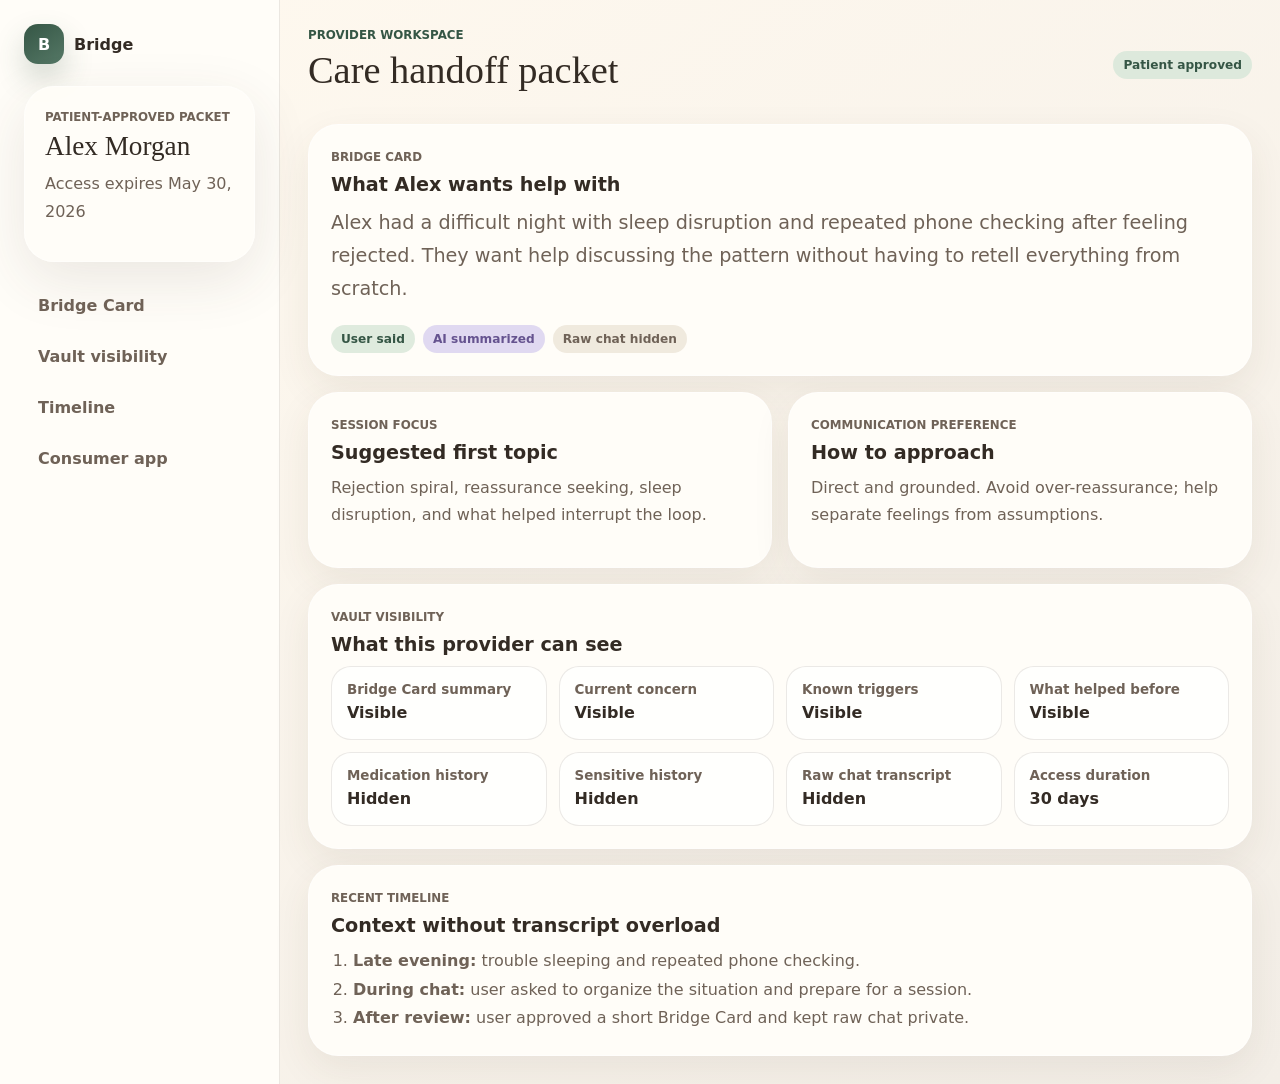
<file: provider.html>
<!doctype html>
<html lang="en">
  <head>
    <meta charset="UTF-8" />
    <meta name="viewport" content="width=device-width, initial-scale=1.0" />
    <title>Bridge Provider</title>
    <link rel="stylesheet" href="styles.css" />
  </head>
  <body class="provider-app">
    <div class="provider-shell">
      <aside class="provider-sidebar">
        <a class="brand" href="index.html" aria-label="Bridge consumer app">
          <span class="brand-mark">B</span>
          <span>Bridge</span>
        </a>
        <div class="patient-card">
          <p class="eyebrow">Patient-approved packet</p>
          <h1>Alex Morgan</h1>
          <p>Access expires May 30, 2026</p>
        </div>
        <nav class="provider-nav" aria-label="Provider sections">
          <a href="#bridge-card">Bridge Card</a>
          <a href="#vault">Vault visibility</a>
          <a href="#timeline">Timeline</a>
          <a href="index.html">Consumer app</a>
        </nav>
      </aside>

      <main class="provider-main">
        <header class="provider-header">
          <div>
            <p class="eyebrow">Provider workspace</p>
            <h2>Care handoff packet</h2>
          </div>
          <span class="status-pill green">Patient approved</span>
        </header>

        <section class="provider-grid">
          <article class="provider-surface wide" id="bridge-card">
            <p class="eyebrow">Bridge Card</p>
            <h3>What Alex wants help with</h3>
            <p class="big-summary">Alex had a difficult night with sleep disruption and repeated phone checking after feeling rejected. They want help discussing the pattern without having to retell everything from scratch.</p>
            <div class="source-strip">
              <span class="source-label user">User said</span>
              <span class="source-label ai">AI summarized</span>
              <span class="source-label private">Raw chat hidden</span>
            </div>
          </article>

          <article class="provider-surface">
            <p class="eyebrow">Session focus</p>
            <h3>Suggested first topic</h3>
            <p>Rejection spiral, reassurance seeking, sleep disruption, and what helped interrupt the loop.</p>
          </article>

          <article class="provider-surface">
            <p class="eyebrow">Communication preference</p>
            <h3>How to approach</h3>
            <p>Direct and grounded. Avoid over-reassurance; help separate feelings from assumptions.</p>
          </article>

          <article class="provider-surface wide" id="vault">
            <p class="eyebrow">Vault visibility</p>
            <h3>What this provider can see</h3>
            <div class="visibility-matrix">
              <div><span>Bridge Card summary</span><strong>Visible</strong></div>
              <div><span>Current concern</span><strong>Visible</strong></div>
              <div><span>Known triggers</span><strong>Visible</strong></div>
              <div><span>What helped before</span><strong>Visible</strong></div>
              <div><span>Medication history</span><strong>Hidden</strong></div>
              <div><span>Sensitive history</span><strong>Hidden</strong></div>
              <div><span>Raw chat transcript</span><strong>Hidden</strong></div>
              <div><span>Access duration</span><strong>30 days</strong></div>
            </div>
          </article>

          <article class="provider-surface wide" id="timeline">
            <p class="eyebrow">Recent timeline</p>
            <h3>Context without transcript overload</h3>
            <ol class="timeline-list">
              <li><strong>Late evening:</strong> trouble sleeping and repeated phone checking.</li>
              <li><strong>During chat:</strong> user asked to organize the situation and prepare for a session.</li>
              <li><strong>After review:</strong> user approved a short Bridge Card and kept raw chat private.</li>
            </ol>
          </article>
        </section>
      </main>
    </div>
  </body>
</html>
</file>
<file: styles.css>
:root {
  color-scheme: light;
  --ink: #332b24;
  --muted: #6f6257;
  --sage: #557866;
  --sage-deep: #355645;
  --sage-soft: #dce9dc;
  --lavender: #d9d2ef;
  --lavender-deep: #65538f;
  --cream: #fff9ef;
  --warm-white: #fffdf8;
  --oat: #eee5d7;
  --peach: #f2c8a7;
  --rose: #ead4cb;
  --surface: rgba(255, 253, 248, 0.9);
  --surface-solid: #fffdf8;
  --line: rgba(111, 98, 87, 0.14);
  --private: #6f6257;
  --shadow: 0 28px 80px rgba(73, 58, 42, 0.13);
}

* {
  box-sizing: border-box;
}

html {
  min-height: 100%;
}

body {
  min-height: 100vh;
  margin: 0;
  color: var(--ink);
  font-family:
    Avenir, "Avenir Next", "Nunito Sans", Inter, ui-sans-serif, system-ui,
    -apple-system, BlinkMacSystemFont, "Segoe UI", sans-serif;
  font-weight: 400;
}

button,
textarea,
input {
  font: inherit;
}

button,
a {
  -webkit-tap-highlight-color: transparent;
}

button {
  cursor: pointer;
}

a {
  color: inherit;
  text-decoration: none;
}

.sr-only {
  position: absolute;
  width: 1px;
  height: 1px;
  padding: 0;
  margin: -1px;
  overflow: hidden;
  clip: rect(0, 0, 0, 0);
  white-space: nowrap;
  border: 0;
}

.consumer-app {
  background:
    linear-gradient(180deg, rgba(85, 120, 102, 0.12), rgba(255, 249, 239, 0.96)),
    url("assets/calm-landscape.png") center / cover fixed;
}

.ambient-bg {
  position: fixed;
  inset: 0;
  background:
    linear-gradient(110deg, rgba(53, 86, 69, 0.72), rgba(217, 210, 239, 0.34) 46%, rgba(255, 249, 239, 0.88)),
    radial-gradient(circle at 72% 12%, rgba(242, 200, 167, 0.42), transparent 30%);
  pointer-events: none;
}

.app-frame {
  position: relative;
  z-index: 1;
  width: min(1440px, calc(100% - 32px));
  min-height: calc(100vh - 32px);
  margin: 16px auto;
  border: 1px solid rgba(255, 255, 255, 0.44);
  border-radius: 34px;
  background: rgba(255, 249, 239, 0.7);
  backdrop-filter: blur(24px);
  box-shadow: var(--shadow);
  animation: softAppear 680ms ease both;
}

.consumer-header,
.provider-header {
  display: flex;
  align-items: center;
  justify-content: space-between;
  gap: 18px;
}

.consumer-header {
  padding: 18px;
}

.brand {
  display: inline-flex;
  align-items: center;
  gap: 10px;
  font-weight: 850;
}

.brand-mark {
  width: 40px;
  height: 40px;
  display: grid;
  place-items: center;
  border-radius: 14px;
  color: white;
  background: linear-gradient(145deg, var(--sage-deep), var(--sage));
  box-shadow: 0 14px 30px rgba(53, 86, 69, 0.22);
}

.top-nav,
.provider-nav {
  display: flex;
  align-items: center;
  gap: 8px;
}

.nav-link,
.primary-action,
.secondary-action {
  min-height: 42px;
  border-radius: 999px;
  padding: 10px 16px;
  border: 1px solid var(--line);
  background: rgba(255, 255, 255, 0.68);
  color: var(--ink);
  font-weight: 800;
  transition:
    transform 260ms ease,
    box-shadow 260ms ease,
    background 260ms ease;
}

.nav-link.active,
.primary-action {
  color: white;
  background: linear-gradient(145deg, var(--sage-deep), var(--sage));
  border-color: transparent;
}

.nav-link:hover,
.primary-action:hover,
.secondary-action:hover,
.prompt-grid button:hover {
  transform: translateY(-1px) scale(1.01);
  box-shadow: 0 12px 28px rgba(73, 58, 42, 0.12);
}

.provider-link {
  background: rgba(255, 249, 239, 0.88);
}

.link-action {
  display: inline-flex;
  align-items: center;
  justify-content: center;
  width: 100%;
}

.consumer-shell {
  padding: 0 18px 18px;
}

.view {
  display: none;
}

.view.active {
  display: block;
}

.split-grid {
  display: grid;
  grid-template-columns: minmax(0, 1.24fr) minmax(340px, 0.76fr);
  gap: 18px;
  align-items: stretch;
}

.surface,
.profile-preview,
.provider-surface,
.patient-card {
  border: 1px solid rgba(255, 255, 255, 0.46);
  border-radius: 30px;
  background: var(--surface);
  box-shadow: 0 18px 58px rgba(73, 58, 42, 0.11);
}

.chat-home {
  min-height: calc(100vh - 120px);
  display: flex;
  flex-direction: column;
  width: min(920px, 100%);
  margin: 0 auto;
  padding: clamp(12px, 3vh, 34px) 0 12px;
}

.chat-intro {
  width: min(760px, 100%);
  margin: 0 auto 16px;
  text-align: center;
  animation: softAppear 620ms ease both;
}

.eyebrow,
.panel-label {
  margin: 0 0 6px;
  color: var(--sage-deep);
  font-size: 0.74rem;
  font-weight: 900;
  letter-spacing: 0;
  text-transform: uppercase;
}

h1,
h2,
h3,
p {
  margin-top: 0;
}

h1 {
  margin-bottom: 10px;
  font-size: clamp(2rem, 4vw, 4.2rem);
  line-height: 0.98;
  letter-spacing: 0;
  font-family: Georgia, "New York", "Iowan Old Style", ui-serif, serif;
  font-weight: 500;
}

h2 {
  margin-bottom: 10px;
  font-size: clamp(1.45rem, 2.4vw, 2rem);
  letter-spacing: 0;
  font-family: Georgia, "New York", "Iowan Old Style", ui-serif, serif;
  font-weight: 500;
}

h3 {
  margin-bottom: 10px;
  font-size: 1.2rem;
  letter-spacing: 0;
  font-weight: 650;
}

.chat-intro p,
.subcopy,
.profile-preview p,
.provider-surface p,
.patient-card p {
  color: var(--muted);
  line-height: 1.72;
}

.messages {
  display: flex;
  flex-direction: column;
  gap: 14px;
  padding: 0 4px;
  overflow: auto;
}

.chat-thread {
  min-height: 210px;
  max-height: min(52vh, 560px);
  width: 100%;
  margin: 0 auto;
  padding-bottom: 12px;
  scrollbar-width: thin;
}

.message {
  max-width: min(720px, 86%);
  padding: 15px 17px;
  border-radius: 22px;
  line-height: 1.68;
  animation: softAppear 360ms ease both;
}

.message p {
  margin-bottom: 0;
}

.message.assistant {
  align-self: flex-start;
  background: rgba(255, 253, 248, 0.86);
  border-bottom-left-radius: 7px;
  box-shadow: 0 12px 30px rgba(73, 58, 42, 0.08);
}

.message.thinking {
  display: inline-flex;
  gap: 6px;
  align-items: center;
  min-width: 74px;
}

.message.thinking span {
  width: 7px;
  height: 7px;
  border-radius: 50%;
  background: var(--muted);
  opacity: 0.42;
  animation: thinkingDot 1.1s ease-in-out infinite;
}

.message.thinking span:nth-child(2) {
  animation-delay: 140ms;
}

.message.thinking span:nth-child(3) {
  animation-delay: 280ms;
}

.gear-shift-card {
  align-self: center;
  width: min(680px, 100%);
  padding: 18px;
  border-radius: 28px;
  background: rgba(255, 253, 248, 0.9);
  box-shadow: 0 18px 48px rgba(73, 58, 42, 0.12);
  animation: softAppear 420ms ease both;
}

.gear-shift-card p {
  margin-bottom: 14px;
  color: var(--ink);
  line-height: 1.62;
  text-align: center;
}

.gear-shift-actions {
  display: flex;
  flex-wrap: wrap;
  justify-content: center;
  gap: 10px;
}

.gear-shift-actions button {
  min-height: 40px;
  padding: 9px 13px;
  border: 1px solid var(--line);
  border-radius: 999px;
  background: rgba(255, 255, 255, 0.78);
  color: var(--ink);
  font-weight: 800;
  transition:
    transform 260ms ease,
    box-shadow 260ms ease,
    background 260ms ease;
}

.gear-shift-actions button:hover {
  transform: translateY(-1px) scale(1.01);
  background: var(--sage-soft);
  box-shadow: 0 12px 28px rgba(73, 58, 42, 0.12);
}

.message.user {
  align-self: flex-end;
  color: white;
  background: linear-gradient(145deg, var(--sage-deep), var(--sage));
  border-bottom-right-radius: 7px;
}

.prompt-grid {
  display: grid;
  grid-template-columns: repeat(2, minmax(0, 1fr));
  gap: 12px;
  width: min(820px, 100%);
  max-height: 220px;
  margin: 14px auto 0;
  transition:
    opacity 320ms ease,
    transform 320ms ease,
    max-height 320ms ease,
    margin 320ms ease;
  overflow: hidden;
}

.prompt-grid.is-hidden {
  max-height: 0;
  margin-top: 0;
  margin-bottom: 0;
  opacity: 0;
  transform: translateY(8px);
  pointer-events: none;
}

.prompt-grid button {
  min-height: 82px;
  border: 1px solid var(--line);
  border-radius: 26px;
  background: rgba(255, 253, 248, 0.78);
  color: var(--ink);
  padding: 15px;
  text-align: left;
  box-shadow: 0 14px 36px rgba(73, 58, 42, 0.08);
  transition:
    transform 260ms ease,
    box-shadow 260ms ease,
    background 260ms ease;
}

.prompt-grid button:hover {
  transform: translateY(-2px) scale(1.01);
  background: rgba(255, 253, 248, 0.94);
  box-shadow: 0 18px 44px rgba(73, 58, 42, 0.12);
}

.prompt-grid span {
  display: block;
  margin-bottom: 8px;
  color: var(--sage-deep);
  font-weight: 850;
}

.prompt-grid strong {
  display: block;
  color: var(--muted);
  font-size: 0.94rem;
  font-weight: 450;
  line-height: 1.45;
}

.quiet-context {
  display: grid;
  grid-template-columns: minmax(0, 1fr) minmax(0, 1fr) auto;
  align-items: center;
  gap: 12px;
  width: min(760px, 100%);
  margin: 0 auto 14px;
  padding: 12px;
  border-radius: 26px;
  background: rgba(255, 253, 248, 0.72);
  box-shadow: 0 12px 32px rgba(73, 58, 42, 0.08);
  transition:
    opacity 320ms ease,
    transform 320ms ease,
    max-height 320ms ease,
    margin 320ms ease,
    padding 320ms ease;
  overflow: hidden;
}

.quiet-context.is-hidden {
  max-height: 0;
  margin-top: 0;
  margin-bottom: 0;
  padding-top: 0;
  padding-bottom: 0;
  opacity: 0;
  transform: translateY(8px);
  pointer-events: none;
}

.quiet-context span {
  display: block;
  color: var(--muted);
  font-size: 0.76rem;
  font-weight: 850;
}

.quiet-context strong {
  display: block;
  margin-top: 4px;
  font-size: 0.92rem;
  line-height: 1.3;
}

.composer {
  display: grid;
  grid-template-columns: minmax(0, 1fr) auto;
  gap: 10px;
  padding: 16px;
  border-top: 1px solid var(--line);
}

.chatgpt-composer {
  width: min(820px, 100%);
  margin: 0 auto;
  align-items: end;
  border: 1px solid var(--line);
  border-radius: 30px;
  background: rgba(255, 253, 248, 0.9);
  box-shadow: 0 20px 60px rgba(73, 58, 42, 0.14);
  backdrop-filter: blur(18px);
}

textarea {
  width: 100%;
  resize: none;
  border: 1px solid var(--line);
  border-radius: 22px;
  background: rgba(255, 255, 255, 0.8);
  color: var(--ink);
  padding: 13px 15px;
  line-height: 1.45;
}

.chatgpt-composer textarea {
  min-height: 48px;
  max-height: 160px;
  border: 0;
  border-radius: 22px;
  background: transparent;
  padding: 12px 6px 10px 10px;
  line-height: 1.55;
  outline: none;
}

.send-button {
  width: 44px;
  height: 44px;
  display: grid;
  place-items: center;
  border: 0;
  border-radius: 50%;
  color: white;
  background: linear-gradient(145deg, var(--sage-deep), var(--sage));
  font-size: 1.25rem;
  font-weight: 900;
  transition:
    transform 240ms ease,
    box-shadow 240ms ease,
    opacity 240ms ease;
}

.send-button:hover {
  transform: translateY(-1px) scale(1.04);
  box-shadow: 0 12px 28px rgba(53, 86, 69, 0.2);
}

.calm-panel {
  display: grid;
  grid-template-rows: minmax(220px, 0.72fr) auto;
  gap: 18px;
}

.landscape-card {
  min-height: 280px;
  overflow: hidden;
  border-radius: 30px;
  box-shadow: 0 24px 60px rgba(73, 58, 42, 0.14);
}

.landscape-card img {
  width: 100%;
  height: 100%;
  object-fit: cover;
  display: block;
}

.profile-preview,
.surface {
  padding: 24px;
}

.signal-list,
.profile-stack,
.detail-list,
.scope-list,
.visibility-matrix {
  display: grid;
  gap: 12px;
}

.signal-list {
  margin: 22px 0;
}

.signal-list div,
.profile-row,
.detail-list div,
.summary-block,
.access-box,
.visibility-matrix div {
  border: 1px solid var(--line);
  border-radius: 20px;
  background: rgba(255, 255, 255, 0.72);
}

.signal-list div,
.profile-row,
.detail-list div,
.summary-block,
.access-box,
.visibility-matrix div {
  padding: 15px;
}

.signal-list span,
.profile-row span:first-child,
.access-box span,
.visibility-matrix span {
  display: block;
  color: var(--muted);
  font-size: 0.84rem;
  font-weight: 800;
}

.signal-list strong,
.profile-row strong,
.access-box strong,
.visibility-matrix strong {
  display: block;
  margin-top: 5px;
  line-height: 1.35;
}

.profile-row {
  display: flex;
  justify-content: space-between;
  gap: 14px;
  align-items: center;
}

.muted-row {
  background: rgba(237, 230, 217, 0.7);
}

.source-label,
.status-pill {
  display: inline-flex;
  align-items: center;
  min-height: 28px;
  padding: 5px 10px;
  border-radius: 999px;
  font-size: 0.76rem;
  font-weight: 900;
  white-space: nowrap;
}

.source-label.user {
  color: var(--sage-deep);
  background: rgba(220, 233, 220, 0.9);
}

.source-label.ai {
  color: var(--lavender-deep);
  background: rgba(217, 210, 239, 0.82);
}

.source-label.private {
  color: var(--private);
  background: rgba(237, 230, 217, 0.84);
}

.status-pill.green {
  color: var(--sage-deep);
  background: rgba(220, 233, 220, 0.95);
}

dt {
  color: var(--sage-deep);
  font-size: 0.76rem;
  font-weight: 900;
  text-transform: uppercase;
}

dd {
  margin: 6px 0 0;
  line-height: 1.45;
}

.scope-list label {
  min-height: 52px;
  display: flex;
  align-items: center;
  gap: 12px;
  padding: 13px;
  border: 1px solid var(--line);
  border-radius: 20px;
  background: rgba(255, 255, 255, 0.72);
  font-weight: 800;
}

.scope-list input {
  width: 21px;
  height: 21px;
  accent-color: var(--sage-deep);
}

.summary-block,
.access-box {
  margin-bottom: 12px;
}

.summary-block.quiet {
  background: rgba(237, 230, 217, 0.7);
}

.summary-block ul {
  margin: 0;
  padding-left: 20px;
  line-height: 1.7;
}

.access-box {
  display: flex;
  justify-content: space-between;
  gap: 12px;
}

.provider-app {
  background: linear-gradient(145deg, #fff9ef, #f3eee7);
}

.provider-shell {
  display: grid;
  grid-template-columns: 280px minmax(0, 1fr);
  min-height: 100vh;
}

.provider-sidebar {
  display: flex;
  flex-direction: column;
  gap: 22px;
  padding: 24px;
  border-right: 1px solid var(--line);
  background: var(--surface-solid);
}

.patient-card {
  padding: 20px;
}

.patient-card h1 {
  font-size: 1.7rem;
}

.provider-nav {
  align-items: stretch;
  flex-direction: column;
}

.provider-nav a {
  padding: 12px 14px;
  border-radius: 14px;
  color: var(--muted);
  font-weight: 850;
}

.provider-nav a:hover {
  background: var(--sage-soft);
  color: var(--ink);
}

.provider-main {
  padding: 28px;
}

.provider-header {
  margin-bottom: 22px;
}

.provider-header h2 {
  font-size: clamp(1.8rem, 3vw, 3rem);
}

.provider-grid {
  display: grid;
  grid-template-columns: repeat(2, minmax(0, 1fr));
  gap: 16px;
}

.provider-surface {
  padding: 22px;
  background: var(--surface-solid);
  box-shadow: 0 14px 38px rgba(73, 58, 42, 0.08);
}

.provider-surface.wide {
  grid-column: 1 / -1;
}

.big-summary {
  max-width: 880px;
  font-size: 1.2rem;
}

.source-strip {
  display: flex;
  flex-wrap: wrap;
  gap: 8px;
}

.visibility-matrix {
  grid-template-columns: repeat(4, minmax(0, 1fr));
}

.timeline-list {
  margin: 0;
  padding-left: 22px;
  color: var(--muted);
  line-height: 1.8;
}

@keyframes softAppear {
  from {
    opacity: 0;
    transform: translateY(6px) scale(0.995);
  }
  to {
    opacity: 1;
    transform: translateY(0) scale(1);
  }
}

@keyframes thinkingDot {
  0%,
  100% {
    transform: translateY(0);
    opacity: 0.32;
  }
  50% {
    transform: translateY(-3px);
    opacity: 0.78;
  }
}

@media (max-width: 980px) {
  .split-grid,
  .provider-shell {
    grid-template-columns: 1fr;
  }

  .provider-sidebar {
    border-right: 0;
    border-bottom: 1px solid var(--line);
  }

  .provider-nav {
    flex-direction: row;
    flex-wrap: wrap;
  }

  .visibility-matrix {
    grid-template-columns: repeat(2, minmax(0, 1fr));
  }
}

@media (max-width: 700px) {
  .app-frame {
    width: 100%;
    min-height: 100vh;
    margin: 0;
    border-radius: 0;
  }

  .consumer-header,
  .provider-header,
  .profile-row,
  .access-box {
    align-items: stretch;
    flex-direction: column;
  }

  .consumer-header,
  .top-nav {
    flex-wrap: wrap;
  }

  .chat-home {
    min-height: calc(100vh - 112px);
    padding-top: 12px;
  }

  .chat-intro,
  .messages,
  .profile-preview,
  .surface,
  .provider-main,
  .provider-sidebar {
    padding: 18px;
  }

  .chat-intro {
    padding-top: 8px;
    padding-bottom: 4px;
  }

  .prompt-grid,
  .quiet-context {
    grid-template-columns: 1fr;
  }

  .composer {
    grid-template-columns: 1fr;
  }

  .chatgpt-composer {
    grid-template-columns: minmax(0, 1fr) auto;
    bottom: 0;
    border-radius: 26px;
  }

  .message {
    max-width: 96%;
  }

  .visibility-matrix,
  .provider-grid {
    grid-template-columns: 1fr;
  }
}
</file>
